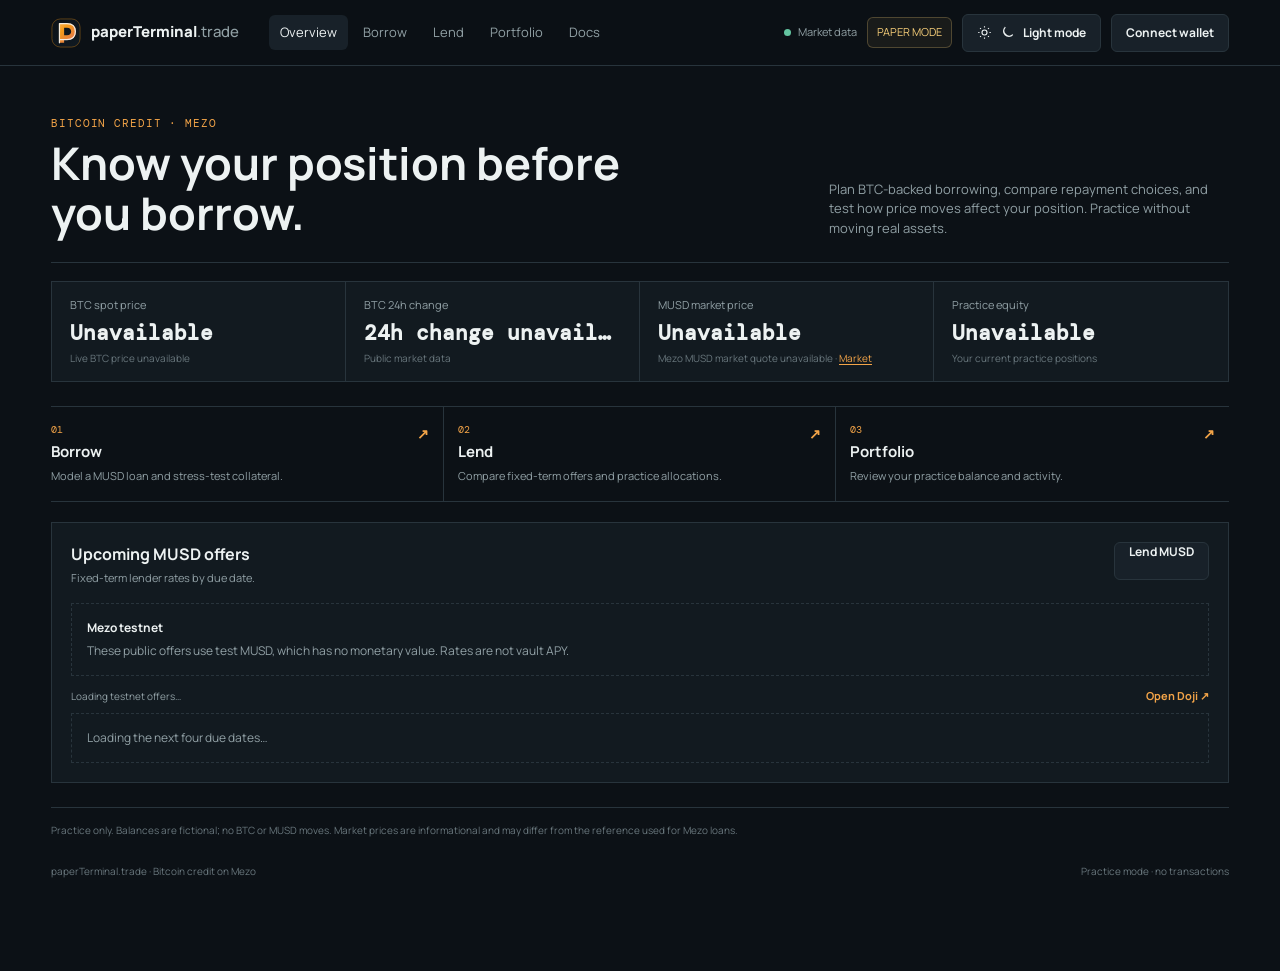
<file: index.html>
<!DOCTYPE html>
<html lang="en">
<head>
  <meta charset="UTF-8"/>
  <meta name="viewport" content="width=device-width, initial-scale=1"/>
  <meta name="theme-color" content="#0c1116"/>
  <meta name="description" content="Plan Bitcoin-backed borrowing, compare repayment choices, and practice MUSD strategies on Mezo."/>
  <title>paperTerminal.trade | Bitcoin Credit on Mezo</title>
  <link rel="icon" href="logo.svg" type="image/svg+xml"/>
  <script>document.documentElement.dataset.theme=localStorage.getItem('paperterminal_theme')||'dark';</script>
  <link rel="stylesheet" href="css/mezo-dashboard.css"/>
</head>
<body>
  <header class="topbar">
    <a class="brand" href="#overview"><img src="logo.svg" alt=""/><span>paperTerminal<span class="trade">.trade</span></span></a>
    <nav class="navlinks" aria-label="Main navigation">
      <a class="active" href="#overview">Overview</a>
      <a href="borrow.html">Borrow</a>
      <a href="lend.html">Lend</a>
      <a href="portfolio.html">Portfolio</a>
      <a href="docs.html">Docs</a>
    </nav>
    <div class="top-actions">
      <span class="network-chip"><span class="dot"></span>Market data</span>
      <span class="mode-chip">PAPER MODE</span>
      <button class="btn theme-toggle" id="theme-toggle" type="button" aria-label="Switch to light mode" title="Switch to light mode">
        <svg class="theme-sun" viewBox="0 0 24 24" fill="none" stroke="currentColor" stroke-width="1.8" aria-hidden="true"><circle cx="12" cy="12" r="4"/><path d="M12 2v2m0 16v2M4.93 4.93l1.42 1.42m11.3 11.3 1.42 1.42M2 12h2m16 0h2M4.93 19.07l1.42-1.42m11.3-11.3 1.42-1.42"/></svg>
        <svg class="theme-moon" viewBox="0 0 24 24" fill="none" stroke="currentColor" stroke-width="1.8" aria-hidden="true" hidden><path d="M20.5 15.5A8.5 8.5 0 0 1 8.5 3.5 8.5 8.5 0 1 0 20.5 15.5Z"/></svg>
        <span id="theme-label">Light mode</span>
      </button>
      <button class="btn" id="connect-wallet" type="button">Connect wallet</button>
    </div>
  </header>

  <main class="page" id="overview">
    <section class="page-heading">
      <div><div class="eyebrow">Bitcoin credit · Mezo</div><h1>Know your position before you borrow.</h1></div>
      <p>Plan BTC-backed borrowing, compare repayment choices, and test how price moves affect your position. Practice without moving real assets.</p>
    </section>

    <section class="price-strip" aria-label="Account and market overview">
      <div class="metric"><div class="metric-label">BTC spot price</div><div class="metric-value" id="btc-price">Loading</div><div class="metric-note" id="btc-source">Fetching public BTC spot price…</div></div>
      <div class="metric"><div class="metric-label">BTC 24h change</div><div class="metric-value" id="btc-change">—</div><div class="metric-note">Public market data</div></div>
      <div class="metric"><div class="metric-label">MUSD market price</div><div class="metric-value" id="musd-price">Loading</div><div class="metric-note"><span id="musd-source">Checking Mezo MUSD market data…</span> · <a href="https://www.geckoterminal.com/mezo/tokens/0xdd468a1ddc392dcdbef6db6e34e89aa338f9f186" target="_blank" rel="noopener noreferrer">Market</a></div></div>
      <div class="metric"><div class="metric-label">Practice equity</div><div class="metric-value" id="equity-value">—</div><div class="metric-note">Your current practice positions</div></div>
    </section>

    <div class="workflow-links" aria-label="Credit tools">
      <a href="borrow.html"><span>01</span><strong>Borrow</strong><small>Model a MUSD loan and stress-test collateral.</small><b aria-hidden="true">↗</b></a>
      <a href="lend.html"><span>02</span><strong>Lend</strong><small>Compare fixed-term offers and practice allocations.</small><b aria-hidden="true">↗</b></a>
      <a href="portfolio.html"><span>03</span><strong>Portfolio</strong><small>Review your practice balance and activity.</small><b aria-hidden="true">↗</b></a>
    </div>

    <section class="section section-wide">
      <div class="section-head"><div><h2>Upcoming MUSD offers</h2><p>Fixed-term lender rates by due date.</p></div><a class="btn" href="lend.html">Lend MUSD</a></div>
      <div class="data-state"><strong>Mezo testnet</strong>These public offers use test MUSD, which has no monetary value. Rates are not vault APY.</div>
      <div class="term-offers-head"><span id="doji-offers-status">Loading testnet offers…</span><a href="https://www.dojis.site/lend" target="_blank" rel="noopener noreferrer">Open Doji ↗</a></div>
      <div class="term-offers" id="doji-offers" aria-live="polite"><div class="data-state">Loading the next four due dates…</div></div>
    </section>

    <p class="disclaimer">Practice only. Balances are fictional; no BTC or MUSD moves. Market prices are informational and may differ from the reference used for Mezo loans.</p>
    <footer><span>paperTerminal.trade · Bitcoin credit on Mezo</span><span id="network-status">Practice mode · no transactions</span></footer>
  </main>

  <div class="wallet-modal" id="wallet-modal" role="dialog" aria-modal="true" aria-labelledby="wallet-modal-title">
    <div class="wallet-dialog">
      <div class="wallet-dialog-head"><div><div class="eyebrow">Wallet</div><h2 id="wallet-modal-title">Connect wallet</h2></div><button class="btn btn-quiet" id="close-wallet" type="button" aria-label="Close wallet dialog">Close</button></div>
      <p>See your wallet address. All borrowing and lending controls remain in practice mode.</p>
      <button class="wallet-choice" id="connect-injected" type="button"><span>Browser wallet</span><small>MetaMask or compatible</small></button>
      <button class="wallet-choice" id="disconnect-wallet" type="button"><span>Disconnect</span><small>Hide this address</small></button>
    </div>
  </div>
  <div class="toast" id="toast" role="status" aria-live="polite"></div>
  <script src="js/mezo-dashboard.js"></script>
  <script type="module" src="js/doji-offers.js"></script>
</body>
</html>
</file>
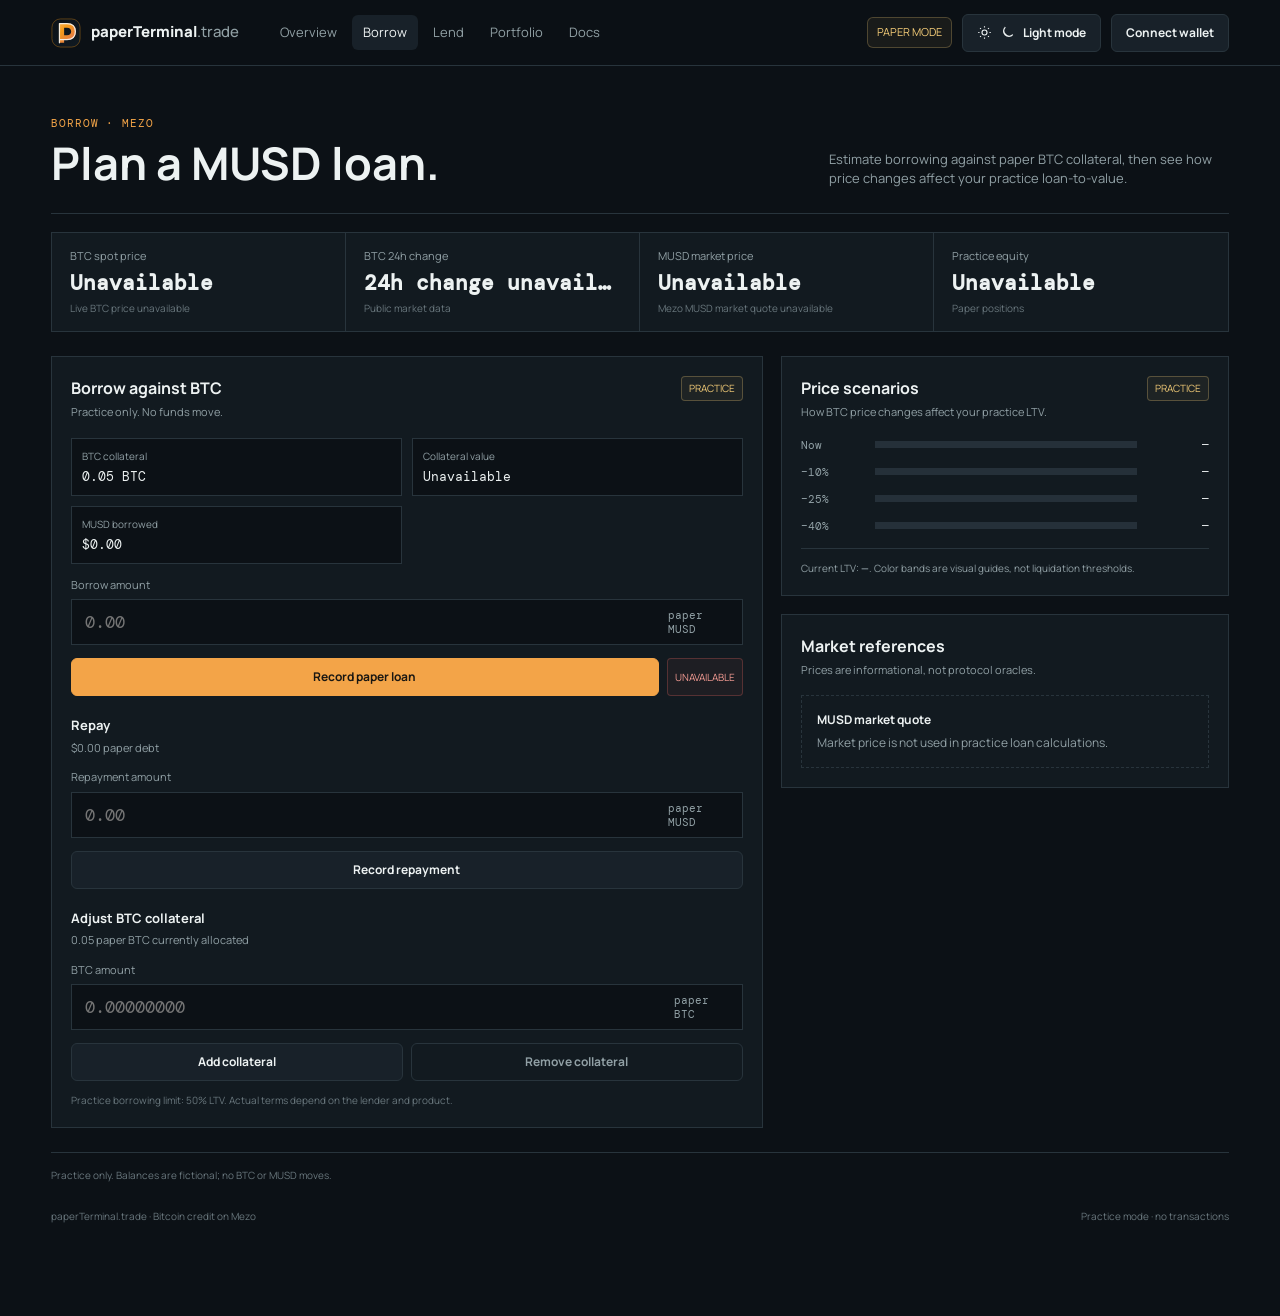
<file: borrow.html>
<!DOCTYPE html>
<html lang="en">
<head>
  <meta charset="UTF-8"/>
  <meta name="viewport" content="width=device-width, initial-scale=1"/>
  <meta name="theme-color" content="#0c1116"/>
  <meta name="description" content="Plan a paper MUSD loan against BTC collateral and stress-test price scenarios."/>
  <title>Borrow | paperTerminal.trade</title>
  <link rel="icon" href="logo.svg" type="image/svg+xml"/>
  <script>document.documentElement.dataset.theme=localStorage.getItem('paperterminal_theme')||'dark';</script>
  <link rel="stylesheet" href="css/mezo-dashboard.css"/>
</head>
<body>
  <header class="topbar">
    <a class="brand" href="index.html"><img src="logo.svg" alt=""/><span>paperTerminal<span class="trade">.trade</span></span></a>
    <nav class="navlinks" aria-label="Main navigation">
      <a href="index.html">Overview</a><a class="active" href="borrow.html">Borrow</a><a href="lend.html">Lend</a><a href="portfolio.html">Portfolio</a><a href="docs.html">Docs</a>
    </nav>
    <div class="top-actions">
      <span class="mode-chip">PAPER MODE</span>
      <button class="btn theme-toggle" id="theme-toggle" type="button" aria-label="Switch to light mode" title="Switch to light mode"><svg class="theme-sun" viewBox="0 0 24 24" fill="none" stroke="currentColor" stroke-width="1.8" aria-hidden="true"><circle cx="12" cy="12" r="4"/><path d="M12 2v2m0 16v2M4.93 4.93l1.42 1.42m11.3 11.3 1.42 1.42M2 12h2m16 0h2M4.93 19.07l1.42-1.42m11.3-11.3 1.42-1.42"/></svg><svg class="theme-moon" viewBox="0 0 24 24" fill="none" stroke="currentColor" stroke-width="1.8" aria-hidden="true" hidden><path d="M20.5 15.5A8.5 8.5 0 0 1 8.5 3.5 8.5 8.5 0 1 0 20.5 15.5Z"/></svg><span id="theme-label">Light mode</span></button>
      <button class="btn" id="connect-wallet" type="button">Connect wallet</button>
    </div>
  </header>

  <main class="page">
    <section class="page-heading"><div><div class="eyebrow">Borrow · Mezo</div><h1>Plan a MUSD loan.</h1></div><p>Estimate borrowing against paper BTC collateral, then see how price changes affect your practice loan-to-value.</p></section>
    <section class="price-strip" aria-label="Market prices">
      <div class="metric"><div class="metric-label">BTC spot price</div><div class="metric-value" id="btc-price">Loading</div><div class="metric-note" id="btc-source">Fetching public BTC spot price…</div></div>
      <div class="metric"><div class="metric-label">BTC 24h change</div><div class="metric-value" id="btc-change">—</div><div class="metric-note">Public market data</div></div>
      <div class="metric"><div class="metric-label">MUSD market price</div><div class="metric-value" id="musd-price">Loading</div><div class="metric-note"><span id="musd-source">Checking market data…</span></div></div>
      <div class="metric"><div class="metric-label">Practice equity</div><div class="metric-value" id="equity-value">—</div><div class="metric-note">Paper positions</div></div>
    </section>
    <div class="workspace">
      <div class="column">
        <section class="section" id="borrow">
          <div class="section-head"><div><h2>Borrow against BTC</h2><p>Practice only. No funds move.</p></div><span class="pill demo">PRACTICE</span></div>
          <div class="form-row">
            <div class="inline-stat"><span>BTC collateral</span><b id="portfolio-btc">—</b></div>
            <div class="inline-stat"><span>Collateral value</span><b id="collateral-value">—</b></div>
            <div class="inline-stat"><span>MUSD borrowed</span><b id="debt-value">—</b></div>
          </div>
          <form id="borrow-form">
            <label class="input-label" for="borrow-amount">Borrow amount</label>
            <div class="input-wrap"><input id="borrow-amount" type="number" min="1" step="1" placeholder="0.00" inputmode="decimal"/><span>paper MUSD</span></div>
            <div class="action-row"><button class="btn btn-primary" type="submit">Record paper loan</button><span class="pill" id="btc-status">LOADING</span></div>
          </form>
          <div class="section-head" style="margin:20px 0 0"><div><h2 style="font-size:13px">Repay</h2><p id="repay-input-hint">—</p></div></div>
          <form id="repay-form">
            <label class="input-label" for="repay-amount">Repayment amount</label>
            <div class="input-wrap"><input id="repay-amount" type="number" min="1" step="1" placeholder="0.00" inputmode="decimal"/><span>paper MUSD</span></div>
            <div class="action-row"><button class="btn" type="submit">Record repayment</button></div>
          </form>
          <div class="section-head" style="margin:20px 0 0"><div><h2 style="font-size:13px">Adjust BTC collateral</h2><p id="collateral-input-hint">—</p></div></div>
          <label class="input-label" for="collateral-amount">BTC amount</label>
          <div class="input-wrap"><input id="collateral-amount" type="number" min="0.00000001" step="0.00000001" placeholder="0.00000000" inputmode="decimal"/><span>paper BTC</span></div>
          <div class="action-row"><button class="btn" id="add-collateral" type="button">Add collateral</button><button class="btn btn-quiet" id="remove-collateral" type="button">Remove collateral</button></div>
          <p class="fine-print">Practice borrowing limit: 50% LTV. Actual terms depend on the lender and product.</p>
        </section>
      </div>
      <div class="column">
        <section class="section" aria-labelledby="risk-title"><div class="section-head"><div><h2 id="risk-title">Price scenarios</h2><p>How BTC price changes affect your practice LTV.</p></div><span class="pill demo">PRACTICE</span></div><div class="risk-list" id="risk-scenarios"></div><p class="risk-caption">Current LTV: <strong id="current-ltv">—</strong>. Color bands are visual guides, not liquidation thresholds.</p></section>
        <section class="section"><div class="section-head"><div><h2>Market references</h2><p>Prices are informational, not protocol oracles.</p></div></div><div class="data-state"><strong>MUSD market quote</strong><span id="musd-market-detail">Market price is not used in practice loan calculations.</span></div></section>
      </div>
    </div>
    <p class="disclaimer">Practice only. Balances are fictional; no BTC or MUSD moves.</p>
    <footer><span>paperTerminal.trade · Bitcoin credit on Mezo</span><span id="network-status">Practice mode · no transactions</span></footer>
  </main>

  <div class="wallet-modal" id="wallet-modal" role="dialog" aria-modal="true" aria-labelledby="wallet-modal-title"><div class="wallet-dialog"><div class="wallet-dialog-head"><div><div class="eyebrow">Wallet</div><h2 id="wallet-modal-title">Connect wallet</h2></div><button class="btn btn-quiet" id="close-wallet" type="button" aria-label="Close wallet dialog">Close</button></div><p>See your wallet address. Borrowing remains in practice mode.</p><button class="wallet-choice" id="connect-injected" type="button"><span>Browser wallet</span><small>MetaMask or compatible</small></button><button class="wallet-choice" id="disconnect-wallet" type="button"><span>Disconnect</span><small>Hide this address</small></button></div></div>
  <div class="toast" id="toast" role="status" aria-live="polite"></div>
  <script src="js/mezo-dashboard.js"></script>
</body>
</html>
</file>
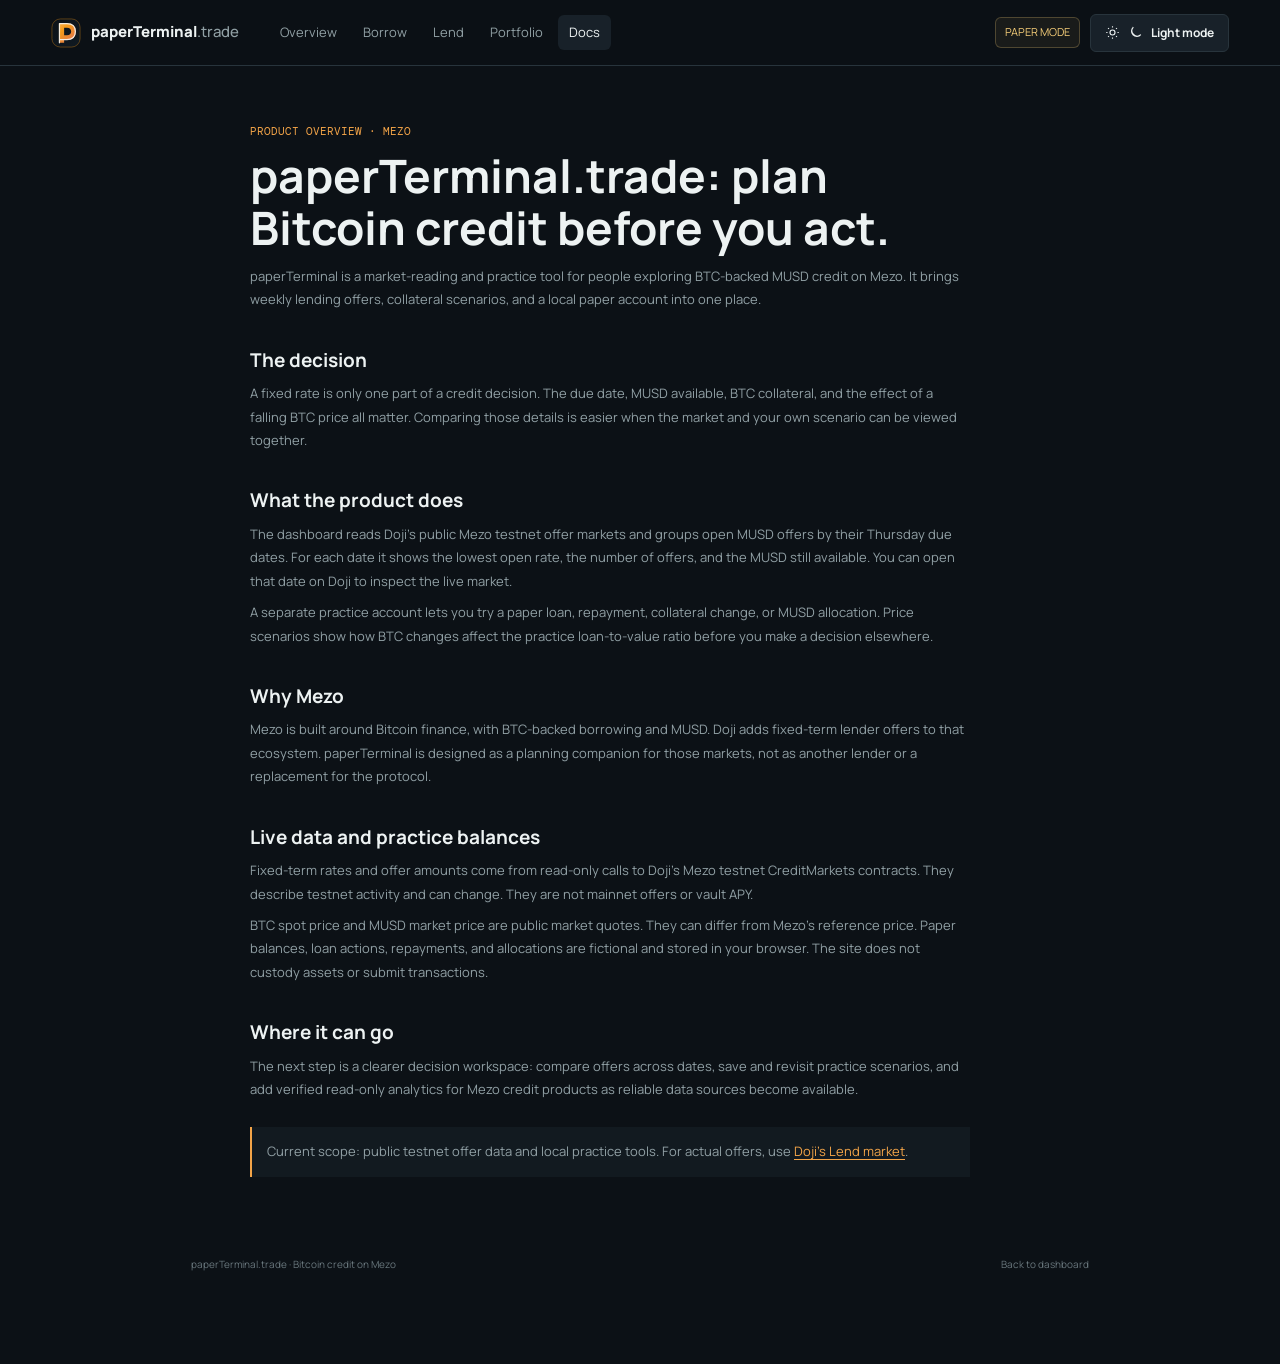
<file: docs.html>
<!DOCTYPE html>
<html lang="en">
<head>
  <meta charset="UTF-8"/>
  <meta name="viewport" content="width=device-width, initial-scale=1"/>
  <meta name="theme-color" content="#0c1116"/>
  <meta name="description" content="How paperTerminal helps people explore Mezo's Bitcoin-backed MUSD credit markets with live testnet offers and a local practice account."/>
  <title>Docs | paperTerminal.trade</title>
  <link rel="icon" href="logo.svg" type="image/svg+xml"/>
  <script>document.documentElement.dataset.theme=localStorage.getItem('paperterminal_theme')||'dark';</script>
  <link rel="stylesheet" href="css/mezo-dashboard.css"/>
</head>
<body>
  <header class="topbar">
    <a class="brand" href="index.html#overview"><img src="logo.svg" alt=""/><span>paperTerminal<span class="trade">.trade</span></span></a>
    <nav class="navlinks" aria-label="Main navigation">
      <a href="index.html#overview">Overview</a>
      <a href="borrow.html">Borrow</a>
      <a href="lend.html">Lend</a>
      <a href="portfolio.html">Portfolio</a>
      <a class="active" href="docs.html">Docs</a>
    </nav>
    <div class="top-actions">
      <span class="mode-chip">PAPER MODE</span>
      <button class="btn theme-toggle" id="docs-theme-toggle" type="button" aria-label="Switch to light mode" title="Switch to light mode">
        <svg class="theme-sun" viewBox="0 0 24 24" fill="none" stroke="currentColor" stroke-width="1.8" aria-hidden="true"><circle cx="12" cy="12" r="4"/><path d="M12 2v2m0 16v2M4.93 4.93l1.42 1.42m11.3 11.3 1.42 1.42M2 12h2m16 0h2M4.93 19.07l1.42-1.42m11.3-11.3 1.42-1.42"/></svg>
        <svg class="theme-moon" viewBox="0 0 24 24" fill="none" stroke="currentColor" stroke-width="1.8" aria-hidden="true" hidden><path d="M20.5 15.5A8.5 8.5 0 0 1 8.5 3.5 8.5 8.5 0 1 0 20.5 15.5Z"/></svg>
        <span id="docs-theme-label">Light mode</span>
      </button>
    </div>
  </header>

  <main class="page docs-page">
    <article class="docs-article">
      <div class="docs-kicker">Product overview · Mezo</div>
      <h1>paperTerminal.trade: plan Bitcoin credit before you act.</h1>
      <p class="docs-lead">paperTerminal is a market-reading and practice tool for people exploring BTC-backed MUSD credit on Mezo. It brings weekly lending offers, collateral scenarios, and a local paper account into one place.</p>

      <h2>The decision</h2>
      <p>A fixed rate is only one part of a credit decision. The due date, MUSD available, BTC collateral, and the effect of a falling BTC price all matter. Comparing those details is easier when the market and your own scenario can be viewed together.</p>

      <h2>What the product does</h2>
      <p>The dashboard reads Doji's public Mezo testnet offer markets and groups open MUSD offers by their Thursday due dates. For each date it shows the lowest open rate, the number of offers, and the MUSD still available. You can open that date on Doji to inspect the live market.</p>
      <p>A separate practice account lets you try a paper loan, repayment, collateral change, or MUSD allocation. Price scenarios show how BTC changes affect the practice loan-to-value ratio before you make a decision elsewhere.</p>

      <h2>Why Mezo</h2>
      <p>Mezo is built around Bitcoin finance, with BTC-backed borrowing and MUSD. Doji adds fixed-term lender offers to that ecosystem. paperTerminal is designed as a planning companion for those markets, not as another lender or a replacement for the protocol.</p>

      <h2>Live data and practice balances</h2>
      <p>Fixed-term rates and offer amounts come from read-only calls to Doji's Mezo testnet CreditMarkets contracts. They describe testnet activity and can change. They are not mainnet offers or vault APY.</p>
      <p>BTC spot price and MUSD market price are public market quotes. They can differ from Mezo's reference price. Paper balances, loan actions, repayments, and allocations are fictional and stored in your browser. The site does not custody assets or submit transactions.</p>

      <h2>Where it can go</h2>
      <p>The next step is a clearer decision workspace: compare offers across dates, save and revisit practice scenarios, and add verified read-only analytics for Mezo credit products as reliable data sources become available.</p>
      <p class="docs-note">Current scope: public testnet offer data and local practice tools. For actual offers, use <a href="https://www.dojis.site/lend" target="_blank" rel="noopener noreferrer">Doji's Lend market</a>.</p>
    </article>
    <footer><span>paperTerminal.trade · Bitcoin credit on Mezo</span><a href="index.html">Back to dashboard</a></footer>
  </main>

  <script>
    (() => {
      const button = document.getElementById('docs-theme-toggle');
      const label = document.getElementById('docs-theme-label');
      const sun = document.querySelector('.theme-sun');
      const moon = document.querySelector('.theme-moon');
      const applyTheme = (theme) => {
        const light = theme === 'light';
        document.documentElement.dataset.theme = light ? 'light' : 'dark';
        localStorage.setItem('paperterminal_theme', light ? 'light' : 'dark');
        button.setAttribute('aria-pressed', String(light));
        button.setAttribute('aria-label', light ? 'Switch to dark mode' : 'Switch to light mode');
        button.title = light ? 'Switch to dark mode' : 'Switch to light mode';
        label.textContent = light ? 'Dark mode' : 'Light mode';
        sun.hidden = light;
        moon.hidden = !light;
        document.querySelector('meta[name="theme-color"]').content = light ? '#f2f5f5' : '#0c1116';
      };
      applyTheme(document.documentElement.dataset.theme || 'dark');
      button.addEventListener('click', () => applyTheme(document.documentElement.dataset.theme === 'dark' ? 'light' : 'dark'));
    })();
  </script>
</body>
</html>
</file>
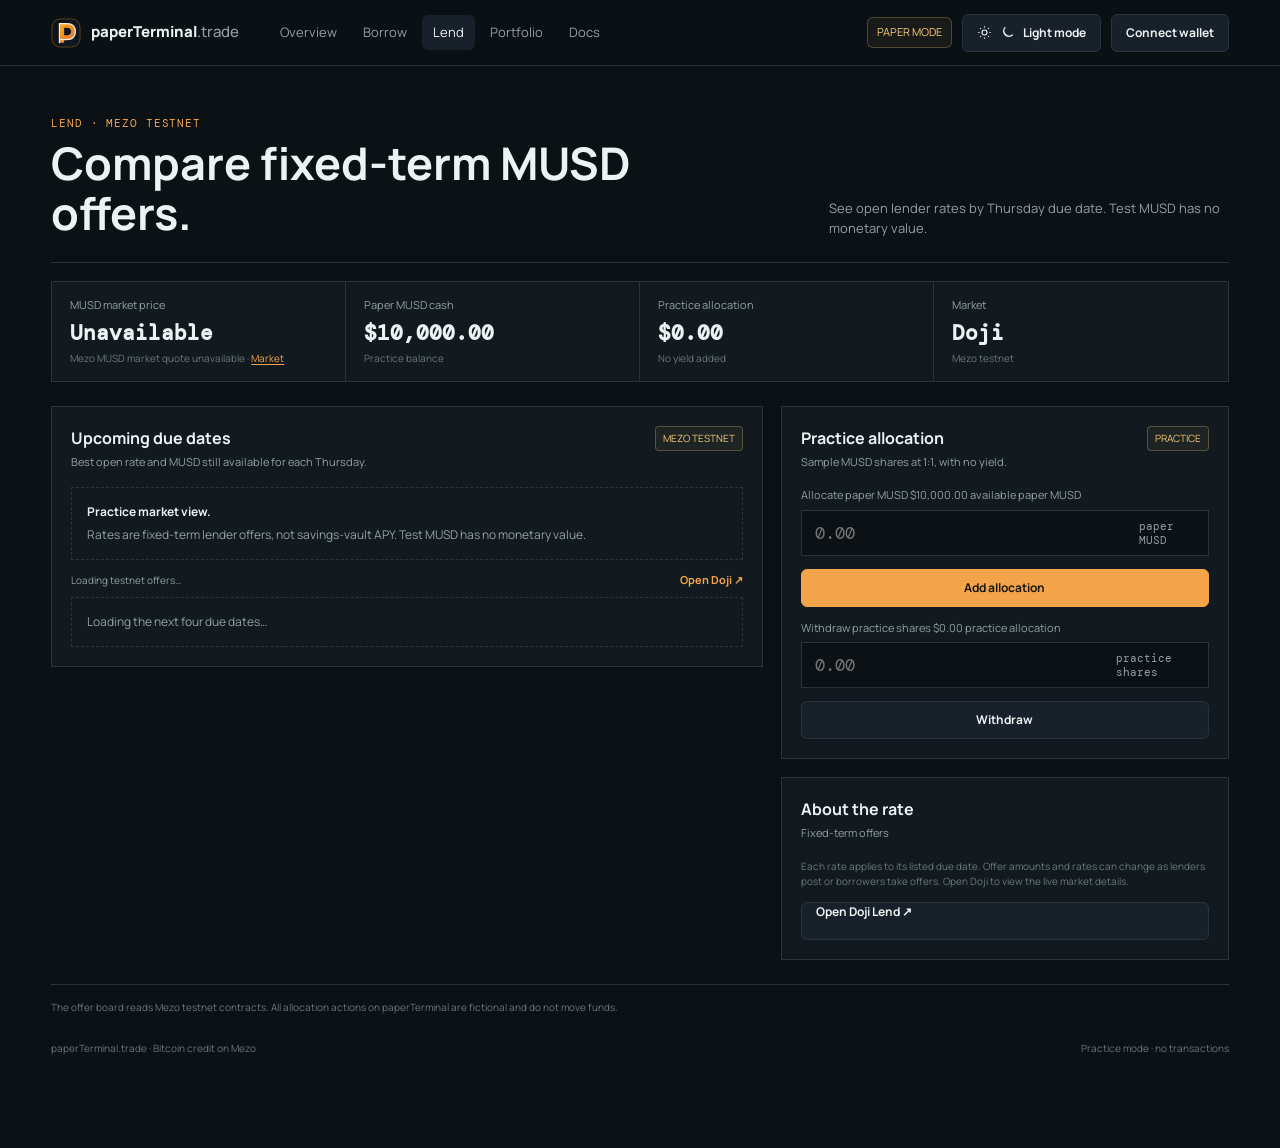
<file: lend.html>
<!DOCTYPE html>
<html lang="en">
<head>
  <meta charset="UTF-8"/>
  <meta name="viewport" content="width=device-width, initial-scale=1"/>
  <meta name="theme-color" content="#0c1116"/>
  <meta name="description" content="Compare live fixed-term MUSD lender offers on Mezo testnet and try a local practice allocation."/>
  <title>Lend | paperTerminal.trade</title>
  <link rel="icon" href="logo.svg" type="image/svg+xml"/>
  <script>document.documentElement.dataset.theme=localStorage.getItem('paperterminal_theme')||'dark';</script>
  <link rel="stylesheet" href="css/mezo-dashboard.css"/>
</head>
<body>
  <header class="topbar">
    <a class="brand" href="index.html"><img src="logo.svg" alt=""/><span>paperTerminal<span class="trade">.trade</span></span></a>
    <nav class="navlinks" aria-label="Main navigation"><a href="index.html">Overview</a><a href="borrow.html">Borrow</a><a class="active" href="lend.html">Lend</a><a href="portfolio.html">Portfolio</a><a href="docs.html">Docs</a></nav>
    <div class="top-actions"><span class="mode-chip">PAPER MODE</span><button class="btn theme-toggle" id="theme-toggle" type="button" aria-label="Switch to light mode" title="Switch to light mode"><svg class="theme-sun" viewBox="0 0 24 24" fill="none" stroke="currentColor" stroke-width="1.8" aria-hidden="true"><circle cx="12" cy="12" r="4"/><path d="M12 2v2m0 16v2M4.93 4.93l1.42 1.42m11.3 11.3 1.42 1.42M2 12h2m16 0h2M4.93 19.07l1.42-1.42m11.3-11.3 1.42-1.42"/></svg><svg class="theme-moon" viewBox="0 0 24 24" fill="none" stroke="currentColor" stroke-width="1.8" aria-hidden="true" hidden><path d="M20.5 15.5A8.5 8.5 0 0 1 8.5 3.5 8.5 8.5 0 1 0 20.5 15.5Z"/></svg><span id="theme-label">Light mode</span></button><button class="btn" id="connect-wallet" type="button">Connect wallet</button></div>
  </header>
  <main class="page">
    <section class="page-heading"><div><div class="eyebrow">Lend · Mezo testnet</div><h1>Compare fixed-term MUSD offers.</h1></div><p>See open lender rates by Thursday due date. Test MUSD has no monetary value.</p></section>
    <section class="price-strip" aria-label="Market prices"><div class="metric"><div class="metric-label">MUSD market price</div><div class="metric-value" id="musd-price">Loading</div><div class="metric-note"><span id="musd-source">Checking market data…</span> · <a href="https://www.geckoterminal.com/mezo/tokens/0xdd468a1ddc392dcdbef6db6e34e89aa338f9f186" target="_blank" rel="noopener noreferrer">Market</a></div></div><div class="metric"><div class="metric-label">Paper MUSD cash</div><div class="metric-value" id="cash-value">—</div><div class="metric-note">Practice balance</div></div><div class="metric"><div class="metric-label">Practice allocation</div><div class="metric-value" id="vault-value">—</div><div class="metric-note">No yield added</div></div><div class="metric"><div class="metric-label">Market</div><div class="metric-value">Doji</div><div class="metric-note">Mezo testnet</div></div></section>
    <div class="workspace">
      <div class="column">
        <section class="section">
          <div class="section-head"><div><h2>Upcoming due dates</h2><p>Best open rate and MUSD still available for each Thursday.</p></div><span class="pill demo">MEZO TESTNET</span></div>
          <div class="data-state"><strong>Practice market view.</strong> Rates are fixed-term lender offers, not savings-vault APY. Test MUSD has no monetary value.</div>
          <div class="term-offers-head"><span id="doji-offers-status">Loading testnet offers…</span><a href="https://www.dojis.site/lend" target="_blank" rel="noopener noreferrer">Open Doji ↗</a></div>
          <div class="term-offers" id="doji-offers" aria-live="polite"><div class="data-state">Loading the next four due dates…</div></div>
        </section>
      </div>
      <div class="column">
        <section class="section"><div class="section-head"><div><h2>Practice allocation</h2><p>Sample MUSD shares at 1:1, with no yield.</p></div><span class="pill demo">PRACTICE</span></div>
          <form id="vault-deposit-form"><label class="input-label" for="vault-deposit">Allocate paper MUSD <span id="vault-cash-hint"></span></label><div class="input-wrap"><input id="vault-deposit" type="number" min="1" step="1" placeholder="0.00" inputmode="decimal"/><span>paper MUSD</span></div><div class="action-row"><button class="btn btn-primary" type="submit">Add allocation</button></div></form>
          <form id="vault-withdraw-form" style="margin-top:12px"><label class="input-label" for="vault-withdraw">Withdraw practice shares <span id="vault-holdings-hint"></span></label><div class="input-wrap"><input id="vault-withdraw" type="number" min="1" step="1" placeholder="0.00" inputmode="decimal"/><span>practice shares</span></div><div class="action-row"><button class="btn" type="submit">Withdraw</button></div></form>
        </section>
        <section class="section"><div class="section-head"><div><h2>About the rate</h2><p>Fixed-term offers</p></div></div><p class="fine-print">Each rate applies to its listed due date. Offer amounts and rates can change as lenders post or borrowers take offers. Open Doji to view the live market details.</p><div class="action-row"><a class="btn" href="https://www.dojis.site/lend" target="_blank" rel="noopener noreferrer">Open Doji Lend ↗</a></div></section>
      </div>
    </div>
    <p class="disclaimer">The offer board reads Mezo testnet contracts. All allocation actions on paperTerminal are fictional and do not move funds.</p>
    <footer><span>paperTerminal.trade · Bitcoin credit on Mezo</span><span id="network-status">Practice mode · no transactions</span></footer>
  </main>
  <div class="wallet-modal" id="wallet-modal" role="dialog" aria-modal="true" aria-labelledby="wallet-modal-title"><div class="wallet-dialog"><div class="wallet-dialog-head"><div><div class="eyebrow">Wallet</div><h2 id="wallet-modal-title">Connect wallet</h2></div><button class="btn btn-quiet" id="close-wallet" type="button" aria-label="Close wallet dialog">Close</button></div><p>See your wallet address. Lend actions on paperTerminal remain in practice mode.</p><button class="wallet-choice" id="connect-injected" type="button"><span>Browser wallet</span><small>MetaMask or compatible</small></button><button class="wallet-choice" id="disconnect-wallet" type="button"><span>Disconnect</span><small>Hide this address</small></button></div></div>
  <div class="toast" id="toast" role="status" aria-live="polite"></div>
  <script src="js/mezo-dashboard.js"></script><script type="module" src="js/doji-offers.js"></script>
</body>
</html>
</file>
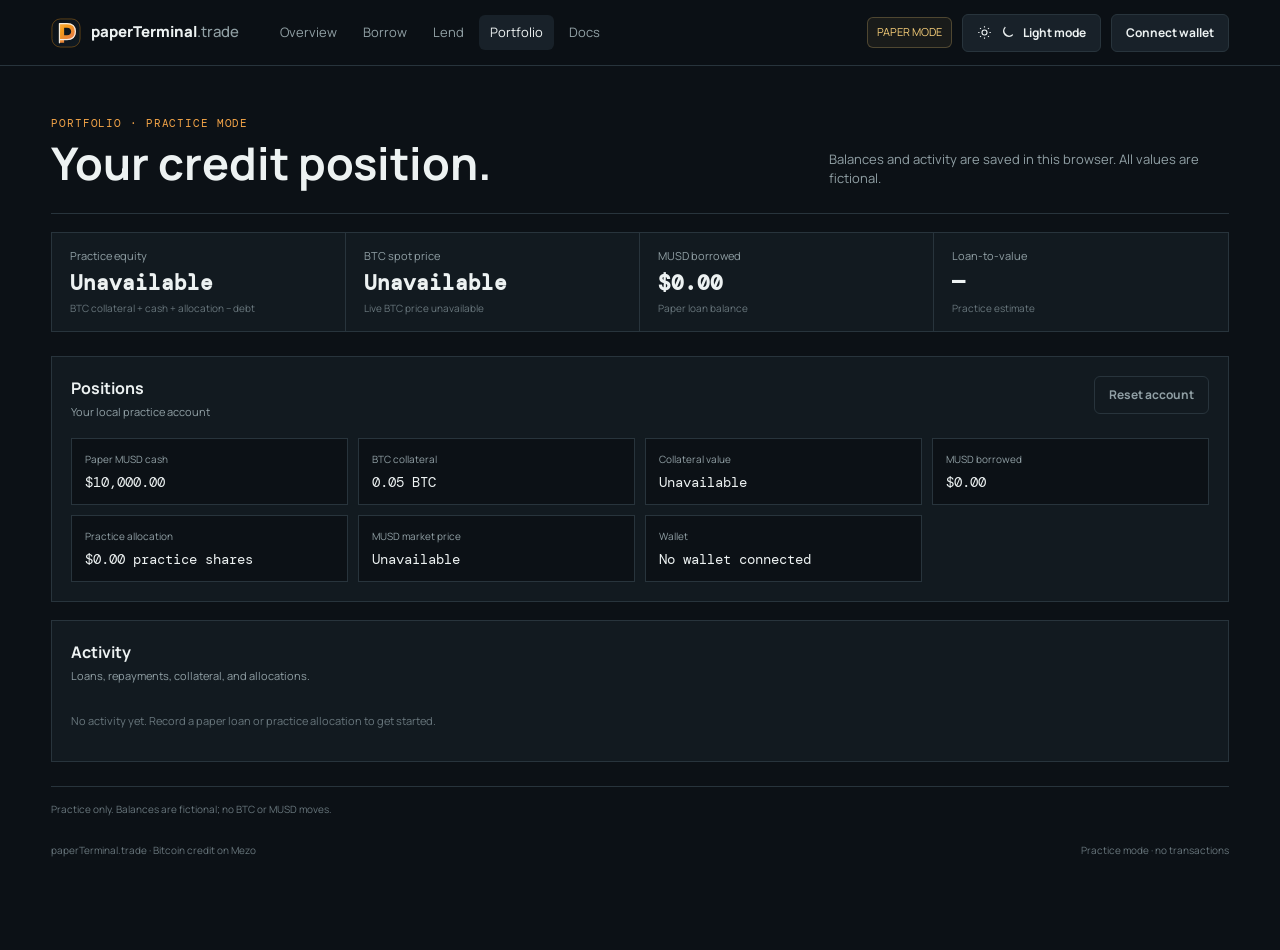
<file: portfolio.html>
<!DOCTYPE html>
<html lang="en">
<head>
  <meta charset="UTF-8"/>
  <meta name="viewport" content="width=device-width, initial-scale=1"/>
  <meta name="theme-color" content="#0c1116"/>
  <meta name="description" content="Review your paper BTC collateral, MUSD balance, loan-to-value, and practice activity."/>
  <title>Portfolio | paperTerminal.trade</title>
  <link rel="icon" href="logo.svg" type="image/svg+xml"/>
  <script>document.documentElement.dataset.theme=localStorage.getItem('paperterminal_theme')||'dark';</script>
  <link rel="stylesheet" href="css/mezo-dashboard.css"/>
</head>
<body>
  <header class="topbar">
    <a class="brand" href="index.html"><img src="logo.svg" alt=""/><span>paperTerminal<span class="trade">.trade</span></span></a>
    <nav class="navlinks" aria-label="Main navigation"><a href="index.html">Overview</a><a href="borrow.html">Borrow</a><a href="lend.html">Lend</a><a class="active" href="portfolio.html">Portfolio</a><a href="docs.html">Docs</a></nav>
    <div class="top-actions"><span class="mode-chip">PAPER MODE</span><button class="btn theme-toggle" id="theme-toggle" type="button" aria-label="Switch to light mode" title="Switch to light mode"><svg class="theme-sun" viewBox="0 0 24 24" fill="none" stroke="currentColor" stroke-width="1.8" aria-hidden="true"><circle cx="12" cy="12" r="4"/><path d="M12 2v2m0 16v2M4.93 4.93l1.42 1.42m11.3 11.3 1.42 1.42M2 12h2m16 0h2M4.93 19.07l1.42-1.42m11.3-11.3 1.42-1.42"/></svg><svg class="theme-moon" viewBox="0 0 24 24" fill="none" stroke="currentColor" stroke-width="1.8" aria-hidden="true" hidden><path d="M20.5 15.5A8.5 8.5 0 0 1 8.5 3.5 8.5 8.5 0 1 0 20.5 15.5Z"/></svg><span id="theme-label">Light mode</span></button><button class="btn" id="connect-wallet" type="button">Connect wallet</button></div>
  </header>
  <main class="page">
    <section class="page-heading"><div><div class="eyebrow">Portfolio · Practice mode</div><h1>Your credit position.</h1></div><p>Balances and activity are saved in this browser. All values are fictional.</p></section>
    <section class="price-strip" aria-label="Portfolio summary"><div class="metric"><div class="metric-label">Practice equity</div><div class="metric-value" id="equity-value">—</div><div class="metric-note">BTC collateral + cash + allocation − debt</div></div><div class="metric"><div class="metric-label">BTC spot price</div><div class="metric-value" id="btc-price">Loading</div><div class="metric-note" id="btc-source">Fetching public BTC spot price…</div></div><div class="metric"><div class="metric-label">MUSD borrowed</div><div class="metric-value" id="debt-value">—</div><div class="metric-note">Paper loan balance</div></div><div class="metric"><div class="metric-label">Loan-to-value</div><div class="metric-value" id="portfolio-ltv">—</div><div class="metric-note">Practice estimate</div></div></section>
    <section class="section section-wide"><div class="section-head"><div><h2>Positions</h2><p>Your local practice account</p></div><button class="btn btn-quiet" id="reset-paper" type="button">Reset account</button></div>
      <div class="portfolio-grid">
        <div class="portfolio-item"><span>Paper MUSD cash</span><b id="cash-value">—</b></div>
        <div class="portfolio-item"><span>BTC collateral</span><b id="portfolio-btc-card">Loading</b></div>
        <div class="portfolio-item"><span>Collateral value</span><b id="portfolio-collateral-card">—</b></div>
        <div class="portfolio-item"><span>MUSD borrowed</span><b id="portfolio-debt">—</b></div>
        <div class="portfolio-item"><span>Practice allocation</span><b id="portfolio-vault">—</b></div>
        <div class="portfolio-item"><span>MUSD market price</span><b id="musd-portfolio-quote">Loading</b></div>
        <div class="portfolio-item"><span>Wallet</span><b id="wallet-status">No wallet connected</b></div>
      </div>
    </section>
    <section class="section section-wide"><div class="section-head"><div><h2>Activity</h2><p>Loans, repayments, collateral, and allocations.</p></div></div><div class="history" id="activity-list"></div></section>
    <p class="disclaimer">Practice only. Balances are fictional; no BTC or MUSD moves.</p>
    <footer><span>paperTerminal.trade · Bitcoin credit on Mezo</span><span id="network-status">Practice mode · no transactions</span></footer>
  </main>
  <div class="wallet-modal" id="wallet-modal" role="dialog" aria-modal="true" aria-labelledby="wallet-modal-title"><div class="wallet-dialog"><div class="wallet-dialog-head"><div><div class="eyebrow">Wallet</div><h2 id="wallet-modal-title">Connect wallet</h2></div><button class="btn btn-quiet" id="close-wallet" type="button" aria-label="Close wallet dialog">Close</button></div><p>See your wallet address. Practice positions remain local.</p><button class="wallet-choice" id="connect-injected" type="button"><span>Browser wallet</span><small>MetaMask or compatible</small></button><button class="wallet-choice" id="disconnect-wallet" type="button"><span>Disconnect</span><small>Hide this address</small></button></div></div>
  <div class="toast" id="toast" role="status" aria-live="polite"></div>
  <script src="js/mezo-dashboard.js"></script>
</body>
</html>
</file>
<file: css/mezo-dashboard.css>
@import url('https://fonts.googleapis.com/css2?family=DM+Mono:wght@400;500&family=Manrope:wght@400;500;600;700;800&display=swap');

:root {
  color-scheme: dark;
  --bg: #0c1116;
  --surface: #121a20;
  --surface-raised: #182129;
  --topbar: rgba(12,17,22,.95);
  --backdrop: rgba(0,0,0,.72);
  --risk-track: #253039;
  --line: #28343c;
  --text: #edf2f2;
  --muted: #91a0a5;
  --dim: #69777d;
  --orange: #f3a448;
  --red: #e5675f;
  --green: #63c4a0;
  --yellow: #f1ca77;
  --mono: 'DM Mono', Consolas, monospace;
  --sans: 'Manrope', 'Segoe UI', sans-serif;
}
[data-theme="light"] {
  color-scheme: light;
  --bg: #f2f5f5;
  --surface: #ffffff;
  --surface-raised: #e7edef;
  --topbar: rgba(255,255,255,.94);
  --backdrop: rgba(18,28,32,.48);
  --risk-track: #d7e0e1;
  --line: #d5dfe0;
  --text: #172326;
  --muted: #536368;
  --dim: #69797d;
  --orange: #a95212;
  --red: #b53e38;
  --green: #137653;
  --yellow: #805500;
}
* { box-sizing: border-box; }
html { scroll-behavior: smooth; scroll-padding-top: 86px; }
body { margin: 0; background: var(--bg); color: var(--text); font: 14px/1.5 var(--sans); }
button, input { font: inherit; }
button, a { -webkit-tap-highlight-color: transparent; }
a { color: inherit; text-decoration: none; }
button { color: inherit; }
.topbar { position: sticky; top: 0; z-index: 20; height: 66px; padding: 0 clamp(16px, 4vw, 56px); display: flex; align-items: center; gap: 30px; border-bottom: 1px solid var(--line); background: var(--topbar); backdrop-filter: blur(16px); }
.brand { display: inline-flex; align-items: center; gap: 10px; white-space: nowrap; font-size: 15px; font-weight: 800; }
.brand img { width: 30px; height: 30px; }
.brand .trade { color: var(--muted); font-weight: 500; }
.navlinks { display: flex; align-items: center; gap: 4px; flex: 1; }
.navlinks a { padding: 8px 11px; color: var(--muted); border-radius: 6px; font-size: 13px; }
.navlinks a:hover, .navlinks a.active { background: var(--surface-raised); color: var(--text); }
.top-actions { display: flex; align-items: center; gap: 10px; }
.network-chip, .mode-chip { display: inline-flex; align-items: center; gap: 7px; color: var(--muted); font-size: 11px; white-space: nowrap; }
.dot { width: 7px; height: 7px; background: var(--green); border-radius: 50%; }
.mode-chip { padding: 6px 9px; color: var(--yellow); border: 1px solid rgba(241,202,119,.25); border-radius: 6px; background: rgba(241,202,119,.06); }
.btn { min-height: 38px; padding: 0 14px; border: 1px solid var(--line); border-radius: 6px; background: var(--surface-raised); cursor: pointer; font-size: 12px; font-weight: 700; }
.btn:hover { border-color: #68777c; }
.btn-primary { border-color: var(--orange); background: var(--orange); color: #1a1712; }
.btn-primary:hover { background: #ffb85e; }
.btn-quiet { background: transparent; color: var(--muted); }
.btn-danger { border-color: rgba(229,103,95,.35); background: rgba(229,103,95,.08); color: #ff948b; }
.btn:disabled { opacity: .48; cursor: not-allowed; }
.theme-toggle { display: inline-flex; align-items: center; gap: 8px; white-space: nowrap; }
.theme-toggle svg { width: 15px; height: 15px; }
.page { max-width: 1340px; margin: 0 auto; padding: 28px clamp(16px, 4vw, 56px) 76px; }
.page-heading { display: flex; justify-content: space-between; align-items: end; gap: 24px; padding: 22px 0 24px; border-bottom: 1px solid var(--line); }
.eyebrow { color: var(--orange); font: 11px var(--mono); letter-spacing: .08em; text-transform: uppercase; }
h1 { max-width: 650px; margin: 9px 0 0; font-size: clamp(29px, 4vw, 45px); line-height: 1.1; }
.page-heading p { max-width: 400px; margin: 0; color: var(--muted); font-size: 13px; }
.price-strip { display: grid; grid-template-columns: repeat(4, minmax(0,1fr)); margin: 18px 0 24px; border: 1px solid var(--line); background: var(--surface); }
.metric { min-width: 0; padding: 15px 18px; border-right: 1px solid var(--line); }
.metric:last-child { border-right: 0; }
.metric-label { color: var(--muted); font-size: 11px; }
.metric-value { overflow: hidden; margin-top: 5px; font: 600 21px var(--mono); text-overflow: ellipsis; white-space: nowrap; }
.metric-note { margin-top: 4px; color: var(--dim); font-size: 10px; }
.metric-note a { color: var(--orange); text-decoration: underline; text-underline-offset: 2px; }
.workspace { display: grid; grid-template-columns: minmax(0,1.35fr) minmax(310px,.85fr); gap: 18px; align-items: start; }
.column { min-width: 0; display: grid; gap: 18px; }
.workflow-links { display: grid; grid-template-columns: repeat(3,minmax(0,1fr)); margin: 20px 0; border-top: 1px solid var(--line); border-bottom: 1px solid var(--line); }
.workflow-links > a { position: relative; display: grid; gap: 5px; min-width: 0; padding: 16px 38px 16px 14px; border-right: 1px solid var(--line); }
.workflow-links > a:first-child { padding-left: 0; }
.workflow-links > a:last-child { border-right: 0; }
.workflow-links > a > span { color: var(--orange); font: 10px var(--mono); }
.workflow-links > a > strong { font-size: 15px; }
.workflow-links > a > small { color: var(--muted); font-size: 11px; }
.workflow-links > a > b { position: absolute; top: 16px; right: 14px; color: var(--orange); font-size: 14px; }
.workflow-links > a:hover strong { color: var(--orange); }
.section { padding: 19px; border: 1px solid var(--line); background: var(--surface); }
.section-head { display: flex; justify-content: space-between; align-items: start; gap: 12px; margin-bottom: 17px; }
.section-head h2 { margin: 0; font-size: 16px; }
.section-head p { margin: 4px 0 0; color: var(--muted); font-size: 11px; }
.pill { display: inline-flex; align-items: center; gap: 6px; padding: 4px 7px; border: 1px solid var(--line); color: var(--muted); border-radius: 4px; font-size: 10px; white-space: nowrap; }
.pill.demo { color: var(--yellow); border-color: rgba(241,202,119,.28); background: rgba(241,202,119,.05); }
.pill.unavailable { color: #f39b93; border-color: rgba(229,103,95,.28); background: rgba(229,103,95,.06); }
.input-label { display: block; margin: 13px 0 6px; color: var(--muted); font-size: 11px; }
.input-wrap { display: flex; align-items: center; gap: 8px; padding: 0 11px; min-height: 46px; border: 1px solid var(--line); background: var(--bg); }
.input-wrap:focus-within { border-color: var(--orange); }
.input-wrap input { width: 100%; min-width: 0; border: 0; outline: 0; background: transparent; color: var(--text); font: 17px var(--mono); }
.input-wrap span { color: var(--muted); font: 11px var(--mono); }
.form-row { display: grid; grid-template-columns: 1fr 1fr; gap: 10px; }
.action-row { display: flex; gap: 8px; margin-top: 13px; }
.action-row .btn { flex: 1; }
.fine-print { margin: 12px 0 0; color: var(--dim); font-size: 10px; }
.risk-list { display: grid; gap: 13px; }
.risk-row { display: grid; grid-template-columns: 64px minmax(70px,1fr) 62px; align-items: center; gap: 10px; }
.risk-name, .risk-value { font: 11px var(--mono); }
.risk-name { color: var(--muted); }
.risk-value { text-align: right; }
.risk-track { height: 7px; background: var(--risk-track); overflow: hidden; }
.risk-fill { width: 0; height: 100%; background: var(--green); transition: width .25s ease; }
.risk-fill.warn { background: var(--yellow); }
.risk-fill.danger { background: var(--red); }
.risk-caption { margin: 15px 0 0; padding-top: 12px; border-top: 1px solid var(--line); color: var(--muted); font-size: 10px; }
.data-state { padding: 15px; border: 1px dashed var(--line); color: var(--muted); font-size: 12px; line-height: 1.55; }
.data-state strong { display: block; margin-bottom: 4px; color: var(--text); font-size: 12px; }
.data-state a { color: var(--orange); text-decoration: underline; text-underline-offset: 3px; }
.term-offers-head { display: flex; justify-content: space-between; align-items: center; gap: 10px; margin: 12px 0 8px; color: var(--muted); font-size: 10px; }
.term-offers-head a, .term-offer > a { color: var(--orange); font-size: 11px; font-weight: 700; }
.term-offers { display: grid; gap: 8px; }
.term-offer { display: grid; gap: 8px; padding: 12px; border: 1px solid var(--line); background: var(--bg); }
.term-offer-head { display: flex; justify-content: space-between; align-items: center; gap: 10px; }
.term-offer-head h3 { margin: 0; font-size: 13px; }
.term-rate { color: var(--orange); font: 600 18px var(--mono); white-space: nowrap; }
.term-offer-data { display: flex; justify-content: space-between; gap: 10px; color: var(--muted); font-size: 10px; }
.term-offer > a { justify-self: end; }
.inline-stats { display: grid; grid-template-columns: repeat(3,minmax(0,1fr)); gap: 8px; margin-top: 14px; }
.inline-stat { padding: 10px; background: var(--bg); border: 1px solid var(--line); }
.inline-stat span { display: block; color: var(--muted); font-size: 10px; }
.inline-stat b { display: block; margin-top: 4px; font: 13px var(--mono); }
.history { display: grid; }
.history-row { display: grid; grid-template-columns: minmax(0,1fr) auto; gap: 8px; padding: 10px 0; border-bottom: 1px solid var(--line); font-size: 11px; }
.history-row:last-child { border-bottom: 0; }
.history-row strong { display: block; font-size: 11px; }
.history-row time { display: block; margin-top: 2px; color: var(--dim); font-size: 10px; }
.history-amount { align-self: center; color: var(--muted); font: 11px var(--mono); }
.empty { padding: 12px 0; color: var(--dim); font-size: 11px; }
.section-wide { margin-top: 18px; }
.project-story { margin-top: 56px; padding: 34px 0 24px; border-top: 1px solid var(--line); }
.story-heading { display: grid; grid-template-columns: 1fr 1.3fr; align-items: end; gap: 12px 30px; }
.story-heading .eyebrow { grid-column: 1 / -1; }
.story-heading h2 { max-width: 500px; margin: 0; font-size: clamp(24px, 3.2vw, 36px); line-height: 1.15; }
.story-heading p { max-width: 530px; margin: 0; color: var(--muted); font-size: 13px; }
.story-grid { display: grid; grid-template-columns: repeat(4, minmax(0, 1fr)); margin-top: 26px; border-top: 1px solid var(--line); border-bottom: 1px solid var(--line); }
.story-item { min-width: 0; padding: 17px 18px 18px 0; }
.story-item + .story-item { padding-left: 18px; border-left: 1px solid var(--line); }
.story-item > span { color: var(--orange); font: 10px var(--mono); }
.story-item h3 { margin: 10px 0 6px; font-size: 14px; }
.story-item p { margin: 0; color: var(--muted); font-size: 11px; line-height: 1.6; }
.story-links { display: flex; flex-wrap: wrap; gap: 8px; margin-top: 18px; }
.portfolio-grid { display: grid; grid-template-columns: repeat(4,minmax(0,1fr)); gap: 10px; }
.portfolio-item { padding: 13px; border: 1px solid var(--line); background: var(--bg); }
.portfolio-item span { display: block; color: var(--muted); font-size: 10px; }
.portfolio-item b { display: block; overflow: hidden; margin-top: 6px; font: 14px var(--mono); text-overflow: ellipsis; }
.activity-table { margin-top: 15px; }
.wallet-modal { position: fixed; inset: 0; z-index: 50; display: none; align-items: center; justify-content: center; padding: 18px; background: var(--backdrop); }
.wallet-modal.open { display: flex; }
.wallet-dialog { width: min(420px,100%); padding: 20px; border: 1px solid var(--line); background: var(--surface); box-shadow: 0 24px 80px #0009; }
.wallet-dialog-head { display: flex; justify-content: space-between; align-items: start; }
.wallet-dialog h2 { margin: 0; font-size: 18px; }
.wallet-dialog p { color: var(--muted); font-size: 12px; }
.wallet-choice { display: flex; justify-content: space-between; align-items: center; width: 100%; margin-top: 9px; padding: 13px; border: 1px solid var(--line); background: var(--bg); text-align: left; font-weight: 700; }
.wallet-choice:not(:disabled) { cursor: pointer; }
.wallet-choice:not(:disabled):hover { border-color: var(--orange); }
.wallet-choice small { color: var(--muted); font-weight: 400; }
.toast { position: fixed; right: 18px; bottom: 18px; z-index: 60; max-width: min(380px,calc(100vw - 36px)); padding: 12px 15px; border: 1px solid var(--line); border-left: 3px solid var(--orange); background: var(--surface-raised); opacity: 0; transform: translateY(8px); pointer-events: none; transition: .18s ease; }
.toast.show { opacity: 1; transform: none; }
.disclaimer { margin-top: 24px; padding-top: 15px; border-top: 1px solid var(--line); color: var(--dim); font-size: 10px; }
footer { display: flex; justify-content: space-between; gap: 16px; padding: 16px 0; color: var(--dim); font-size: 10px; }
.docs-page { max-width: 1000px; min-height: calc(100vh - 66px); }
.docs-article { max-width: 780px; margin: 0 auto; padding: 30px 0 56px; }
.docs-kicker { color: var(--orange); font: 11px var(--mono); text-transform: uppercase; }
.docs-article h1 { max-width: 700px; margin: 12px 0; font-size: clamp(30px, 4vw, 46px); line-height: 1.12; }
.docs-lead { max-width: 700px; margin: 0; color: var(--muted); font-size: 16px; line-height: 1.7; }
.docs-article h2 { margin: 34px 0 8px; font-size: 19px; }
.docs-article p, .docs-article li { max-width: 720px; color: var(--muted); font-size: 13px; line-height: 1.8; }
.docs-article p { margin: 8px 0; }
.docs-article ul { display: grid; gap: 7px; padding-left: 20px; }
.docs-article a { color: var(--orange); text-decoration: underline; text-underline-offset: 3px; }
.docs-note { margin-top: 26px !important; padding: 13px 15px; border-left: 2px solid var(--orange); background: var(--surface); }
@media (max-width: 1100px) {
  .topbar { height: auto; min-height: 62px; padding: 10px 24px; flex-wrap: wrap; gap: 8px; }
  .navlinks { flex: 0 0 100%; order: 3; width: 100%; gap: 0; overflow-x: auto; }
  .top-actions { margin-left: auto; }
  .network-chip { display: none; }
}
@media (max-width: 900px) {
  .workspace { grid-template-columns: 1fr; }
  .workflow-links { grid-template-columns: 1fr; }
  .workflow-links > a, .workflow-links > a:first-child { padding: 12px 36px 12px 0; border-right: 0; border-bottom: 1px solid var(--line); }
  .workflow-links > a:last-child { border-bottom: 0; }
  .topbar { height: auto; min-height: 62px; padding: 10px 24px; flex-wrap: wrap; gap: 8px; }
  .navlinks { flex: 0 0 100%; order: 3; width: 100%; gap: 0; overflow-x: auto; }
  .top-actions { margin-left: auto; }
  .network-chip { display: none; }
}
@media (max-width: 620px) {
  .topbar { height: auto; min-height: 60px; padding: 10px 14px; flex-wrap: wrap; gap: 8px; }
  .navlinks { flex: 0 0 100%; order: 3; width: 100%; overflow-x: auto; }
  .navlinks a { padding: 7px 9px; }
  .top-actions { margin-left: auto; }
  .mode-chip { font-size: 0; }
  .mode-chip::after { content: 'PAPER'; font: 10px var(--mono); }
  .theme-toggle { min-width: 38px; width: 38px; padding: 0; justify-content: center; }
  .theme-toggle [id$="theme-label"] { position: absolute; width: 1px; height: 1px; overflow: hidden; clip: rect(0,0,0,0); white-space: nowrap; }
  .page { padding: 16px 14px 40px; }
  .page-heading { display: block; padding: 14px 0 18px; }
  .page-heading p { margin-top: 10px; }
  .price-strip { grid-template-columns: 1fr 1fr; }
  .metric:nth-child(2) { border-right: 0; }
  .metric:nth-child(-n+2) { border-bottom: 1px solid var(--line); }
  .metric { padding: 12px; }
  .metric-value { font-size: 17px; }
  .section { padding: 15px; }
  .form-row { grid-template-columns: 1fr; }
  .portfolio-grid { grid-template-columns: 1fr 1fr; }
  .docs-article { padding-top: 22px; }
  .docs-lead { font-size: 14px; }
  footer { flex-direction: column; }
}
</file>
